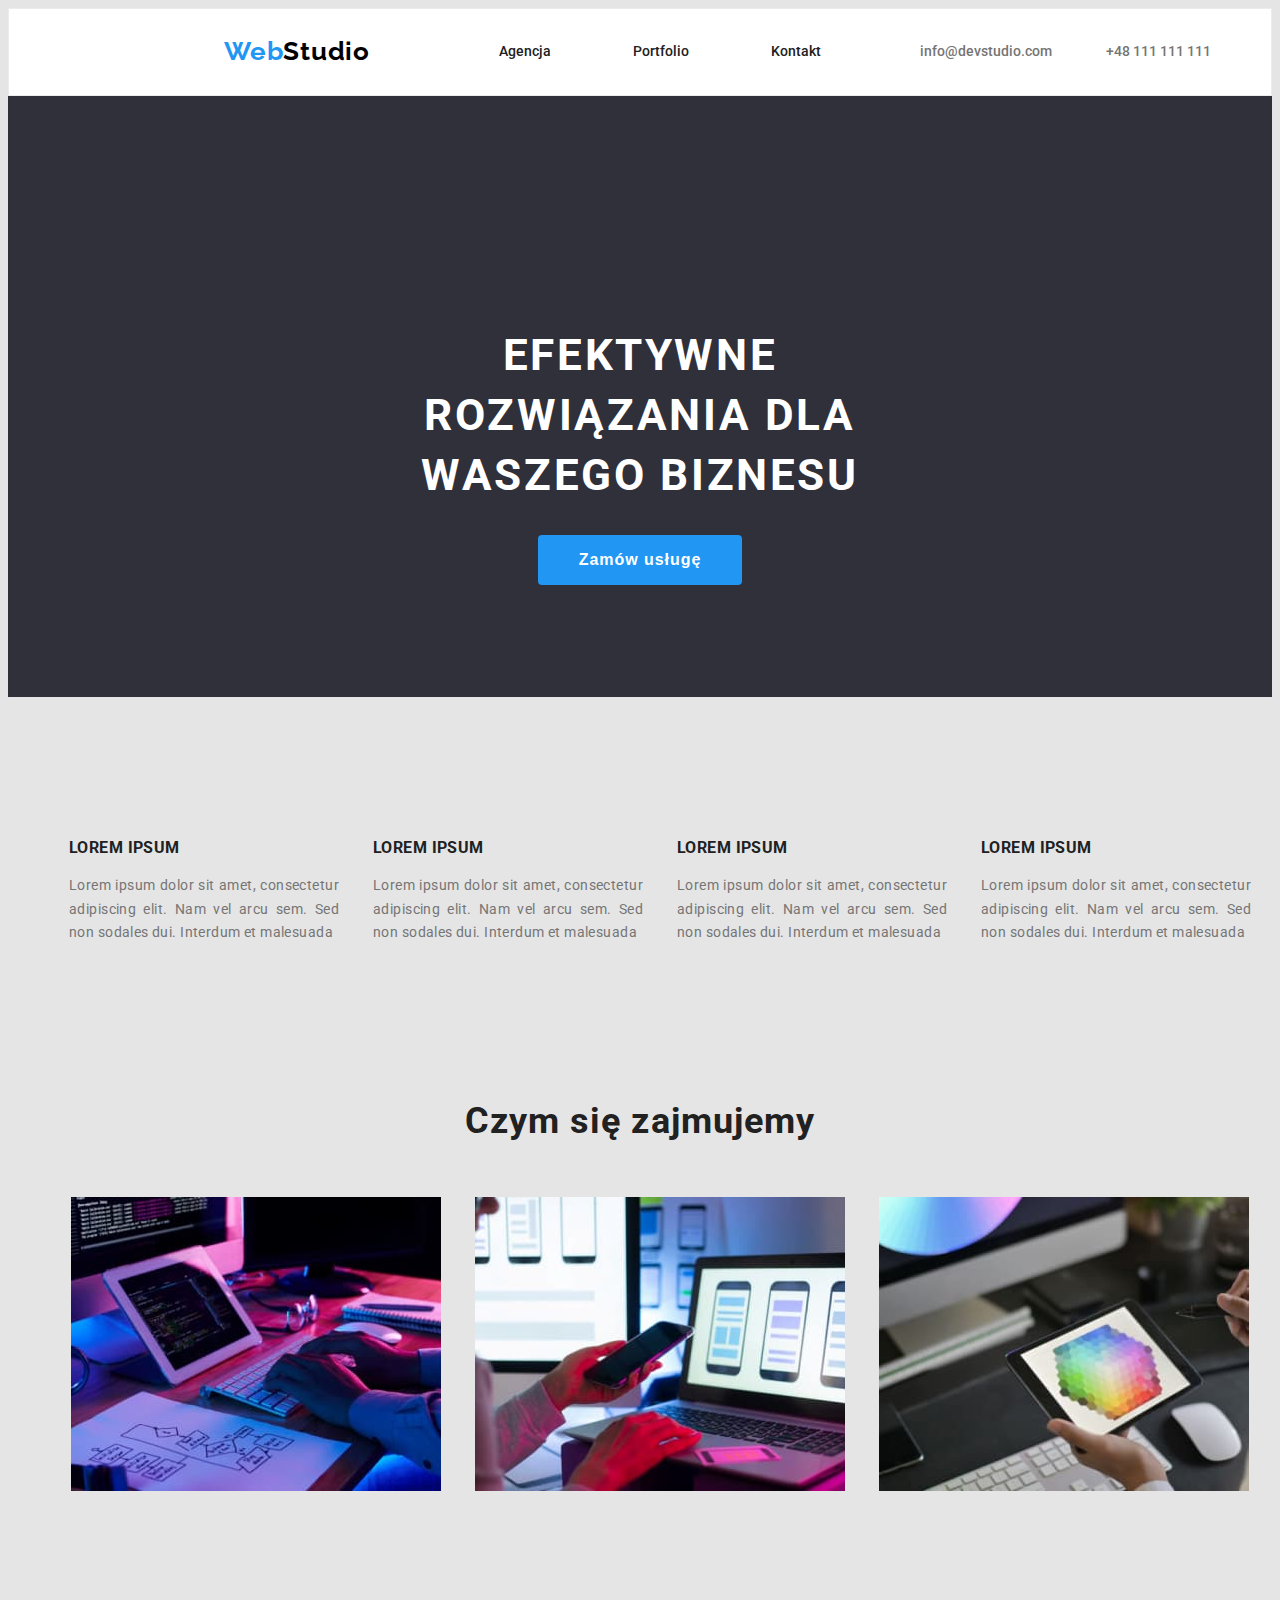
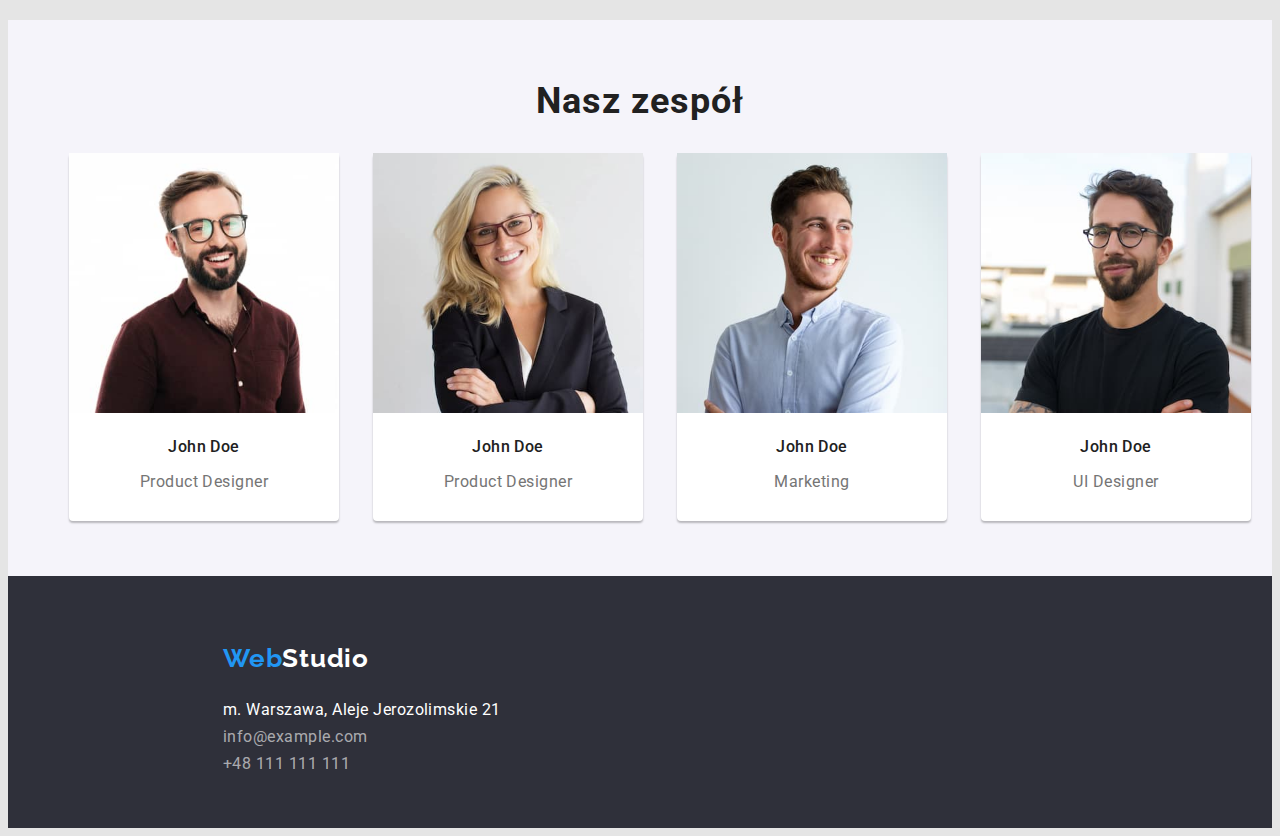
<file: index.html>
<!DOCTYPE html>
<html lang="pl">
  <!-- Nagłówek z tagami meta oraz tytułem i opisem-->
  <head>
    <link
      href="https://fonts.googleapis.com/css2?family=Raleway:wght@700&family=Roboto:wght@400;500;700;900&display=swap"
      rel="stylesheet"
    />
    <link rel="stylesheet" href="css/styles.css" />
    <meta charset="utf-8" />
    <meta http-equiv="X-UA-Compatible" content="IE=edge" />
    <meta name="viewport" content="width=device-width, initial-scale=1.0" />
    <title>Studio</title>
    <meta name="description" content="WebStudio, czyli efektywne rozwiązania dla biznesu" />
  </head>
  <body>
    <header class="top-bar">
      <!-- Logo -->
      <a href="index.html" class="logo logo-top">Web<span class="logo-header">Studio</span> </a>
      <!-- Menu górne-->
      <nav>
        <ul class="menu">
          <li class="list-item">
            <a href="#" class="menu-link">Agencja</a>
          </li>
          <li class="list-item">
            <a href="portfolio.html" class="menu-link">Portfolio</a>
          </li>
          <li class="list-item">
            <a href="#" class="menu-link">Kontakt</a>
          </li>
        </ul>
      </nav>
      <!-- dane teleadresowe-->
      <a href="mailto:info@devstudio.com" class="contact-text-header">info@devstudio.com</a>
      <a href="tel:+48111111111" class="contact-text-header">+48 111 111 111</a>
    </header>
    <!-- MAIN -->
    <main class="center-text">
      <!-- Sekcja - Efektywne rozwiązania z przyciskiem zamówienia usługi -->
      <section class="section-call-to-action">
        <h1 class="main-header">efektywne rozwiązania dla waszego biznesu</h1>
        <button class="button-call-to-action" type="button">Zamów usługę</button>
      </section>
      <!-- Sekcja "nasze atuty" (tak podpisane na figmie) zawierająca 4 krótkie artykuły(?) -->
      <section class="section-article">
        <ul>
          <li class="list-item">
            <article class="article-container">
              <h3 class="article-header">lorem ipsum</h3>
              <p class="article-text">
                Lorem ipsum dolor sit amet, consectetur adipiscing elit. Nam vel arcu sem. Sed non
                sodales dui. Interdum et malesuada
              </p>
            </article>
          </li>
          <li class="list-item">
            <article class="article-container">
              <h3 class="article-header">lorem ipsum</h3>
              <p class="article-text">
                Lorem ipsum dolor sit amet, consectetur adipiscing elit. Nam vel arcu sem. Sed non
                sodales dui. Interdum et malesuada
              </p>
            </article>
          </li>
          <li class="list-item">
            <article class="article-container">
              <h3 class="article-header">lorem ipsum</h3>
              <p class="article-text">
                Lorem ipsum dolor sit amet, consectetur adipiscing elit. Nam vel arcu sem. Sed non
                sodales dui. Interdum et malesuada
              </p>
            </article>
          </li>
          <li class="list-item">
            <article class="article-container">
              <h3 class="article-header">lorem ipsum</h3>
              <p class="article-text">
                Lorem ipsum dolor sit amet, consectetur adipiscing elit. Nam vel arcu sem. Sed non
                sodales dui. Interdum et malesuada
              </p>
            </article>
          </li>
        </ul>
      </section>
      <section class="section-what-we-do">
        <!-- sekcja czym się zajmujemy (nagłówek i 3 zdjęcia) -->
        <h2 class="section-header">Czym się zajmujemy</h2>
        <ul>
          <li class="list-item">
            <img
              src="images/what_we_do/what_we_do_1.jpg"
              alt="Osoba pisząca kod przed komputerem"
              width="370"
              height="294"
            />
          </li>
          <li class="list-item">
            <img
              src="images/what_we_do/what_we_do_2.jpg"
              alt="Osoba tworząca na laptopie aplikacje mobilną"
              width="370"
              height="294"
            />
          </li>
          <li class="list-item">
            <img
              src="images/what_we_do/what_we_do_3.jpg"
              alt="Pracownik wybierający na tablecie kolor z palety kolorów"
              width="370"
              height="294"
            />
          </li>
        </ul>
      </section>
      <!-- sekcja nasz zespół-->
      <section class="section-team">
        <h2 class="section-header">Nasz zespół</h2>
        <ul>
          <li class="list-team">
            <figure class="team-container">
              <img
                src="images/team/team_1.jpg"
                alt="Uśmiechnięty męzczyzna z brodą w okularach"
                width="270"
                height="260"
                class="team-photo"
              />
              <figcaption>
                <span class="team-member">John Doe</span>
                <p class="team-position">Product Designer</p>
              </figcaption>
            </figure>
          </li>
          <li class="list-team">
            <figure class="team-container">
              <img
                src="images/team/team_2.jpg"
                alt="Uśmiechnięta kobieta w okularach z długimi blond włosami"
                width="270"
                height="260"
                class="team-photo"
              />
              <figcaption>
                <span class="team-member">John Doe</span>
                <p class="team-position">Product Designer</p>
              </figcaption>
            </figure>
          </li>
          <li class="list-team">
            <figure class="team-container">
              <img
                src="images/team/team_3.jpg"
                alt="Uśmiechnięty mężczyzna w błękitnej koszuli"
                width="270"
                height="260"
                class="team-photo"
              />
              <figcaption>
                <span class="team-member">John Doe</span>
                <p class="team-position">Marketing</p>
              </figcaption>
            </figure>
          </li>
          <li class="list-team">
            <figure class="team-container">
              <img
                src="images/team/team_4.jpg"
                alt="Meżczyzna w okularach w czarnej koszulce"
                width="270"
                height="260"
                class="team-photo"
              />
              <figcaption>
                <span class="team-member">John Doe</span>
                <p class="team-position">UI Designer</p>
              </figcaption>
            </figure>
          </li>
        </ul>
      </section>
    </main>
    <!-- footer z adresem i danymi kontaktowymi-->
    <footer class="bottom-bar">
      <a href="index.html" class="logo">Web<span class="logo-footer">Studio</span> </a>
      <address>
        <ul>
          <li class="contact-text">m. Warszawa, Aleje Jerozolimskie 21</li>
          <li class="contact-text">
            <a href="mailto:info@devstudio.com" class="contact-text-footer mail-footer"
              >info@example.com</a
            >
          </li>
          <li class="contact-text">
            <a href="tel:+48111111111" class="contact-text-footer">+48 111 111 111</a>
          </li>
        </ul>
      </address>
    </footer>
  </body>
</html>
</file>
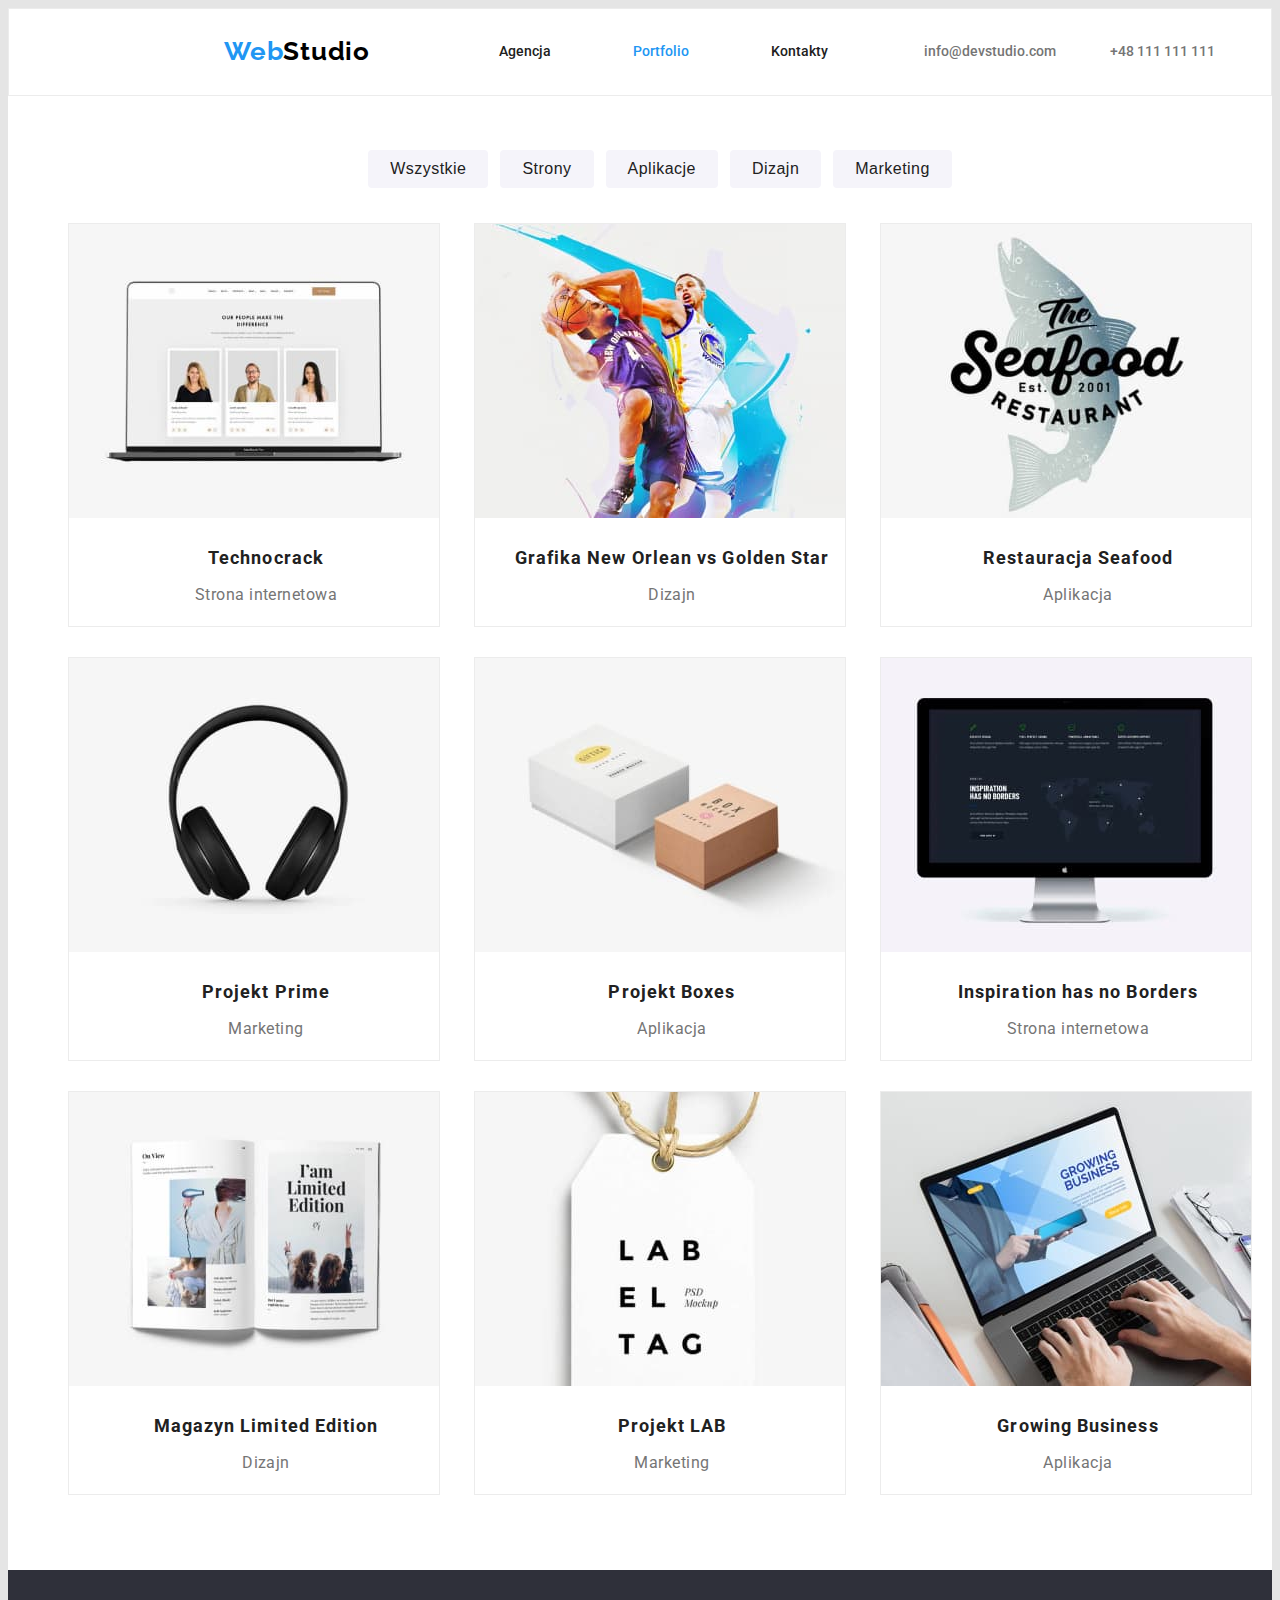
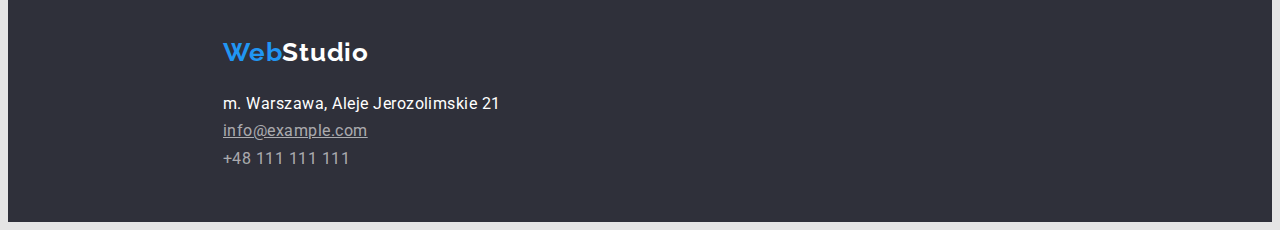
<file: portfolio.html>
<!DOCTYPE html>
<html lang="pl">
  <!-- Nagłówek z tagami meta oraz tytułem i opisem-->
  <head>
    <link
      href="https://fonts.googleapis.com/css2?family=Raleway:wght@700&family=Roboto:wght@400;500;700;900&display=swap"
      rel="stylesheet"
    />

    <link rel="stylesheet" href="css/styles.css" />
    <meta charset="utf-8" />
    <meta http-equiv="X-UA-Compatible" content="IE=edge" />
    <meta name="viewport" content="width=device-width, initial-scale=1.0" />
    <title>Portfolio</title>
    <meta name="description" content="WebStudio - zrealizowane projekty" />
  </head>
  <body>
    <header class="top-bar">
      <!-- Logo -->
      <!-- «B7» Atrybut href linków nawigacyjnych Studio i Portfolio zawiera względną ścieżkę do plików HTML tych stron. -->
      <!-- Czy to oznacza że linkiem ma być sam fragment logo czyli tylko |Studio| ?-->
      <a href="index.html" class="logo logo-top">Web<span class="logo-header">Studio</span> </a>
      <!-- Menu górne-->
      <nav>
        <ul class="menu">
          <li class="list-item">
            <a href="#" class="menu-link">Agencja</a>
          </li>
          <li class="list-item">
            <a href="portfolio.html" class="menu-link-active">Portfolio</a>
          </li>
          <li class="list-item">
            <a href="#" class="menu-link">Kontakty</a>
          </li>
        </ul>
      </nav>
      <!-- dane teleadresowe-->
      <a href="mailto:info@devstudio.com" class="contact-text-header">info@devstudio.com</a>
      <a href="tel:+48111111111" class="contact-text-header">+48 111 111 111</a>
    </header>
    <main class="center-text">
      <!-- Menu z filtrami - lista buttonów-->
      <section class="section-project">
        <ul>
          <li class="list-item-button">
            <button type="button" class="project-list-button">Wszystkie</button>
          </li>
          <li class="list-item-button">
            <button type="button" class="project-list-button">Strony</button>
          </li>
          <li class="list-item-button">
            <button type="button" class="project-list-button">Aplikacje</button>
          </li>
          <li class="list-item-button">
            <button type="button" class="project-list-button">Dizajn</button>
          </li>
          <li class="list-item-button">
            <button type="button" class="project-list-button">Marketing</button>
          </li>
        </ul>
        <!-- Sekcja z obrazkami-->
        <ul>
          <li class="list-item">
            <div class="project-container">
              <img
                src="images/portfolio/technocrack.jpg"
                alt="Elegancki projekt strony internetowej"
                width="370"
                height="294"
              />
              <h3 class="project-title">Technocrack</h3>
              <p class="project-description">Strona internetowa</p>
            </div>
          </li>
          <li class="list-item">
            <div class="project-container">
              <img
                src="images/portfolio/new_orlean.jpg"
                alt="dwóch koszykarzy walczy o piłkę"
                width="370"
                height="294"
              />
              <h3 class="project-title">Grafika New Orlean vs Golden Star</h3>
              <p class="project-description">Dizajn</p>
            </div>
          </li>
          <li class="list-item">
            <div class="project-container">
              <img
                src="images/portfolio/seafood.jpg"
                alt="Logo restauracji The Seafood Restaurant z owocami morza"
                width="370"
                height="294"
              />
              <h3 class="project-title">Restauracja Seafood</h3>
              <p class="project-description">Aplikacja</p>
            </div>
          </li>
          <li class="list-item">
            <div class="project-container">
              <img
                src="images/portfolio/prime.jpg"
                alt="Wysokiej jakości słuchawki"
                width="370"
                height="294"
              />
              <h3 class="project-title">Projekt Prime</h3>
              <p class="project-description">Marketing</p>
            </div>
          </li>
          <li class="list-item">
            <div class="project-container">
              <img
                src="images/portfolio/boxes.jpg"
                alt="dwa pudełka z nadrukiem"
                width="370"
                height="294"
              />
              <h3 class="project-title">Projekt Boxes</h3>
              <p class="project-description">Aplikacja</p>
            </div>
          </li>
          <li class="list-item">
            <div class="project-container">
              <img
                src="images/portfolio/inspiration.jpg"
                alt="projekt strony internetowej"
                width="370"
                height="294"
              />
              <h3 class="project-title">Inspiration has no Borders</h3>
              <p class="project-description">Strona internetowa</p>
            </div>
          </li>
          <li class="list-item">
            <div class="project-container">
              <img
                src="images/portfolio/limited_edition.jpg"
                alt="projekt czasopisma"
                width="370"
                height="294"
              />
              <h3 class="project-title">Magazyn Limited Edition</h3>
              <p class="project-description">Dizajn</p>
            </div>
          </li>
          <li class="list-item">
            <div class="project-container">
              <img
                src="images/portfolio/projekt_lab.jpg"
                alt="metka z napisem lab el tag"
                width="370"
                height="294"
              />
              <h3 class="project-title">Projekt LAB</h3>
              <p class="project-description">Marketing</p>
            </div>
          </li>
          <li class="list-item">
            <div class="project-container">
              <img
                src="images/portfolio/growing_business.jpg"
                alt="laptop z włączoną aplikacją growing business"
                width="370"
                height="294"
              />
              <h3 class="project-title">Growing Business</h3>
              <p class="project-description">Aplikacja</p>
            </div>
          </li>
        </ul>
      </section>
    </main>
    <!-- footer skopiowany z index.html -->
    <footer class="bottom-bar">
      <a href="index.html" class="logo">Web<span class="logo-footer">Studio</span> </a>
      <address>
        <ul>
          <li class="contact-text">m. Warszawa, Aleje Jerozolimskie 21</li>
          <li class="contact-text">
            <a href="mailto:info@devstudio.com" class="contact-text-footer contact-text-mail-bottom"
              >info@example.com</a
            >
          </li>
          <li class="contact-text">
            <a href="tel:+48111111111" class="contact-text-footer">+48 111 111 111</a>
          </li>
        </ul>
      </address>
    </footer>
  </body>
</html>
</file>
<file: css/styles.css>
/* Deklaracja zmiennych globalnych dla kolorów - wg specyfikacji «C6»*/
:root {
  --blue: #2196f3;
  --logo-black: #000000;
  --font-black: #212121;
  --font-gray: #757575;
  --font-white: #ffffff;
  --font-address: #ffffff99;
  --shadow: rgba(0, 0, 0, 0.25);
  --background-dark: #2f303a;
  --stroke-color: #ececec;
  --border-color: #eeeeee;
  --button-color: #f5f4fa;
  --background-light: #e5e5e5;
}
/* SPYTAĆ SIĘ KONIECZNIE MENTORA JAK USUNĄĆ DOMYŚLNE FORMATOWANIE LINKÓW W PRZEGLĄDARCE */
body {
  font-family: 'Roboto', 'Raleway', sans-serif;
  color: var(--font-gray);
  text-decoration: none;
  background-color: var(--background-light);
}

/*NAgłówki sekcji */

.main-header {
  color: var(--font-white);
  padding-top: 200px;
  font-size: 44px;
  line-height: 1.36;
  letter-spacing: 0.06em;
  text-align: center;
  margin-left: 28%;
  width: 44%;
  text-transform: uppercase;
}

.section-header {
  text-align: center;
  color: var(--font-black);
  font-size: 36px;
  font-weight: 700;
  letter-spacing: 0.03em;
  padding-bottom: 10px;
}
/* Klasy dla logo - ogólna + szczególna */
.logo {
  margin-left: 215px;
  font-family: 'Raleway', sans-serif;
  font-size: 26px;
  font-weight: 700;
  letter-spacing: 0.03em;
  color: var(--blue);
  text-decoration: none;
  margin-top: -5px;
}

.logo-top {
  float: left;
}
.logo-header {
  color: var(--logo-black);
}

.logo-footer {
  color: var(--font-white);
}

/* Klasy dla ułożenia elementów menu górnego */

.top-bar {
  text-align: center;
  background-color: var(--font-white);
  border: 1px solid var(--stroke-color);
  padding-bottom: 35px;
  padding-top: 32px;
}

/* klasa dla wszystkich sekcji */
.center-text {
  text-align: center;
}

.section-article {
  background-color: var(--background-light);
  padding-top: 94px;
}

.section-what-we-do {
  padding-top: 80px;
  padding-bottom: 94px;
}

.section-team {
  background-color: var(--button-color);
  padding-top: 30px;
}

.section-call-to-action {
  padding-top: 1px;
  height: 600px;
  text-align: center;
  background-color: var(--background-dark);
}

.section-project {
  padding-top: 34px;
  text-align: center;
  background-color: var(--font-white);
  padding-bottom: 74px;
}

/* Klasa dla list */

.list-item {
  display: inline-block;
  list-style: none;
  margin: 15px;
}

.list-team {
  display: inline-block;
  list-style: none;
  margin: -25px;
}

.list-item-button {
  display: inline-block;
  list-style: none;
}

/* Klasy dla menu */

.menu {
  margin-left: 50px;
  margin-top: -15px;
  float: left;
}

.menu-link {
  font-size: 14px;
  font-weight: 500;
  text-decoration: none;
  color: var(--font-black);
  margin: 24px;
}

.menu-link:hover,
.menu-link:focus {
  color: var(--blue);
}

.menu-link-active {
  font-size: 14px;
  font-weight: 500;
  color: var(--blue);
  text-decoration: none;
  margin: 24px;
}

/* Klasy dla article*/

.article-container {
  margin-left: auto;
  margin-right: auto;
  width: 270px;
  font-size: 14px;
  letter-spacing: 0.03em;
}

.article-header {
  color: var(--font-black);
  text-transform: uppercase;
  font-weight: 700;
  text-align: left;
}

.article-text {
  color: var(--font-gray);
  text-align: justify;
  line-height: 1.7;
}

/* klasy dla teamu: */

.team-container {
  background-color: var(--font-white);
  font-size: 16px;
  letter-spacing: 0.03em;
  box-shadow: 0px 2px 2px var(--shadow);
  border-radius: 4px;
  margin-bottom: 94px;
}

.team-member {
  color: var(--font-black);
  font-weight: 500;
}

.team-position {
  color: var(--font-gray);
  padding-bottom: 30px;
}

.team-photo {
  padding-bottom: 20px;
}

/* Klasa project dla divów w których są przykłady portfolio */

.project-container {
  border: 1px solid var(--stroke-color);
}

.project-title {
  font-size: 18px;
  font-weight: 700;
  line-height: 2;
  margin-bottom: -12px;
  letter-spacing: 0.06em;
  padding-left: 24px;
  color: var(--font-black);
}

.project-description {
  font-size: 16px;
  line-height: 1.875;
  letter-spacing: 0.03em;
  padding-left: 24px;
  color: var(--font-gray);
}

/* Klasa buttons dla przycisków z filtrami */
/* Z jakiegoś powodu gdy w klasach .buttons nie ma zadeklarowanej font-family: 'Roboto' - czcionka się zmienia */

.project-list-button {
  display: inline-block;
  background-color: var(--button-color);
  color: var(--font-black);
  font-size: 16px;
  line-height: 1.625;
  font-weight: 500;
  letter-spacing: 0.03em;
  border: 0px;
  cursor: pointer;
  border-radius: 4px;
  padding-left: 22px;
  padding-right: 22px;
  padding-top: 6px;
  padding-bottom: 6px;
  margin: 4px;
}
.button-call-to-action {
  background-color: var(--blue);
  color: var(--font-white);
  font-size: 16px;
  line-height: 1.875;
  font-weight: 700;
  letter-spacing: 0.06em;
  border: 0px;
  cursor: pointer;
  border-radius: 4px;
  padding-left: 41px;
  padding-right: 41px;
  padding-top: 10px;
  padding-bottom: 10px;
}
.project-list-button:hover,
.project-list-button:focus {
  background-color: var(--blue);
  color: var(--font-white);
  box-shadow: 0px 4px 4px var(--shadow);
}

/* Klasy dla addresu w header i footer */

.contact-text-header {
  font-size: 14px;
  font-weight: 500;
  color: var(--font-gray);
  text-decoration: none;
  margin: 25px;
}

.contact-text-header:hover,
.contact-text-header:focus {
  color: var(--blue);
}

.contact-text-footer {
  color: var(--font-address);
  text-decoration: none;
  font-style: normal;
}

.contact-text-footer:hover,
.contact-text-footer:focus {
  color: var(--blue);
}
.contact-text {
  font-style: normal;
  list-style: none;
  padding-left: 175px;
}

.contact-text-mail-bottom {
  text-decoration: underline;
}

/* Klasa dla footer */

.bottom-bar {
  padding-top: 60px;
  height: 192px;
  margin-top: -30px;
  letter-spacing: 0.03em;
  color: var(--font-white);
  background-color: var(--background-dark);
  line-height: 1.7;
  text-decoration: none;
}
</file>
